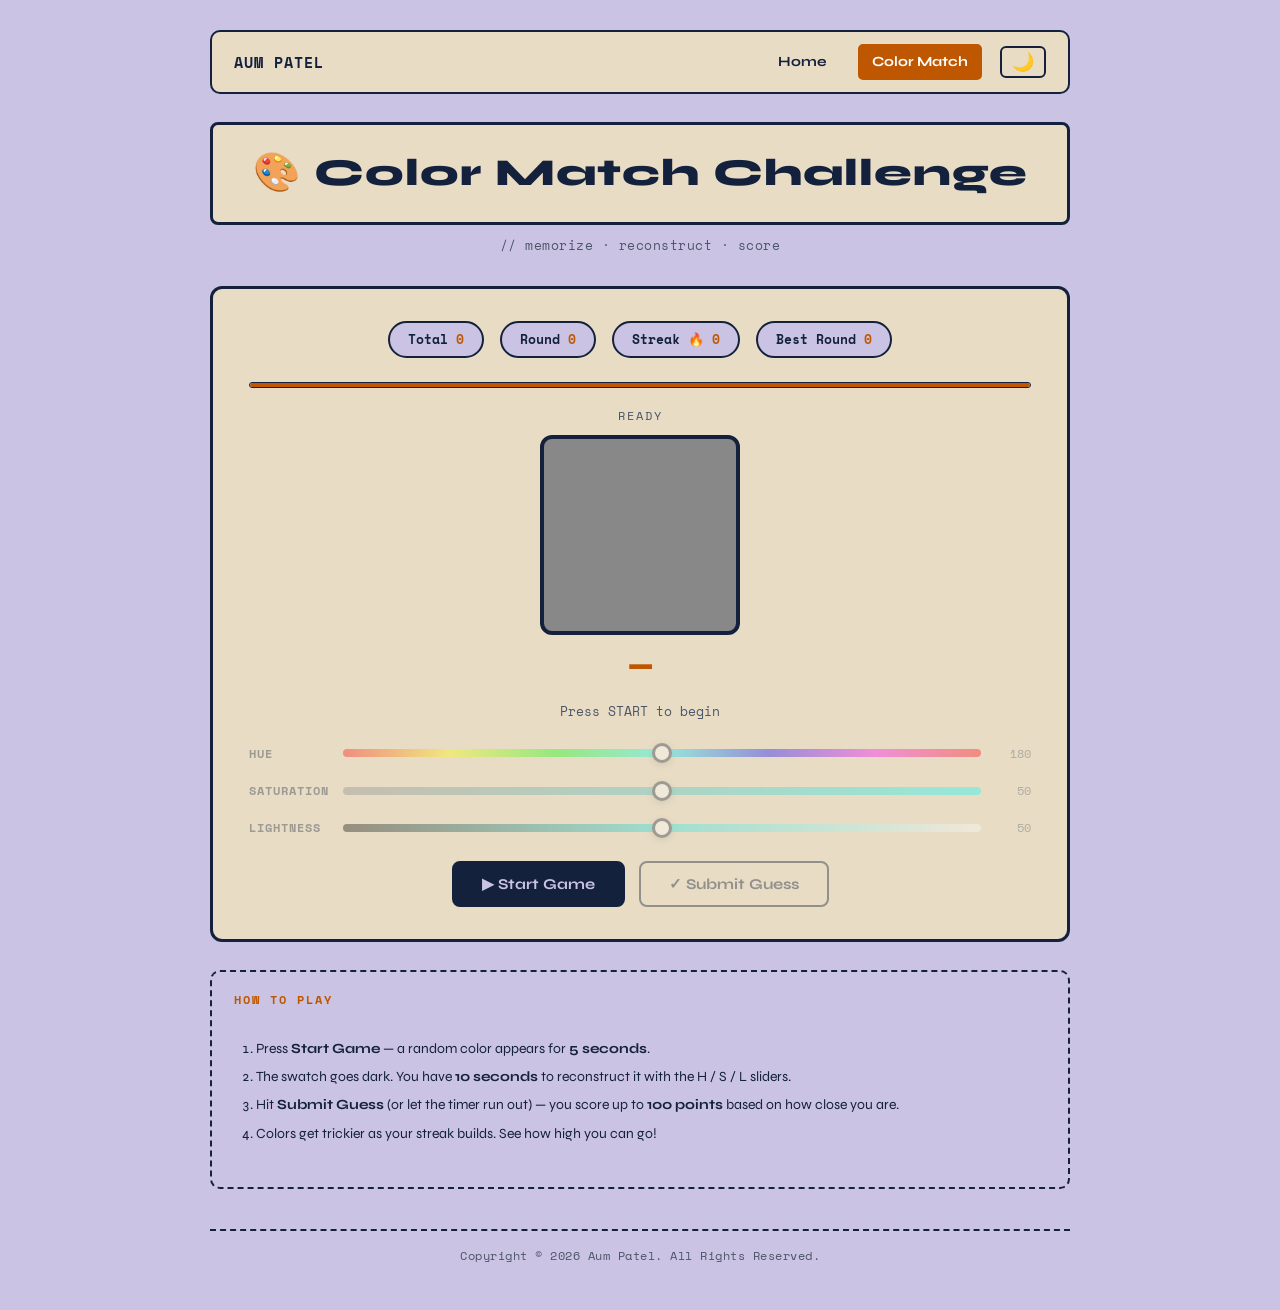
<file: game.html>
<!DOCTYPE html>
<html lang="en">
<head>
  <title>Color Match – Aum Patel</title>
  <link rel="stylesheet" href="style.css">
  <link rel="preconnect" href="https://fonts.googleapis.com">
  <link href="https://fonts.googleapis.com/css2?family=Space+Mono:wght@400;700&family=Syne:wght@400;700;800&display=swap" rel="stylesheet">
  <style>
    /* ── Theme tokens ── */
    :root {
      --bg:        #CBC3E3;
      --surface:   #E8DCC4;
      --navy:      #14213D;
      --orange:    #BF5700;
      --white:     #FFFFFF;
      --text:      #14213D;
      --sub:       #4a5568;
      --card-bg:   #E8DCC4;
      --ring:      #BF5700;
      --mode-icon: "🌙";
    }
    [data-theme="dark"] {
      --bg:       #0f1117;
      --surface:  #1a1d2e;
      --navy:     #e2e8f0;
      --orange:   #ff7a30;
      --white:    #1a1d2e;
      --text:     #e2e8f0;
      --sub:      #94a3b8;
      --card-bg:  #1e2235;
      --ring:     #ff7a30;
      --mode-icon:"☀️";
    }

    /* ── Reset / base ── */
    *, *::before, *::after { box-sizing: border-box; margin: 0; padding: 0; }
    body {
      background-color: var(--bg);
      color: var(--text);
      font-family: 'Syne', Georgia, serif;
      max-width: 900px;
      margin: 0 auto;
      padding: 30px 20px;
      line-height: 1.6;
      transition: background-color .35s, color .35s;
    }

    /* ── Nav bar ── */
    .site-nav {
      display: flex;
      align-items: center;
      justify-content: space-between;
      background: var(--card-bg);
      border: 2.5px solid var(--navy);
      border-radius: 10px;
      padding: 12px 22px;
      margin-bottom: 28px;
      transition: background .35s, border-color .35s;
    }
    .site-nav .brand {
      font-family: 'Space Mono', monospace;
      font-weight: 700;
      font-size: 15px;
      color: var(--text);
      text-decoration: none;
      letter-spacing: 1px;
    }
    .nav-links { display: flex; gap: 18px; align-items: center; }
    .nav-links a {
      font-size: 14px;
      font-weight: 700;
      color: var(--text);
      text-decoration: none;
      padding: 5px 12px;
      border-radius: 5px;
      border: 2px solid transparent;
      transition: border-color .2s, background .2s;
    }
    .nav-links a:hover, .nav-links a.active {
      border-color: var(--orange);
      background: var(--orange);
      color: var(--white);
    }
    #theme-toggle {
      background: none;
      border: 2px solid var(--navy);
      border-radius: 6px;
      padding: 5px 10px;
      cursor: pointer;
      font-size: 18px;
      line-height: 1;
      transition: border-color .2s;
    }
    #theme-toggle:hover { border-color: var(--orange); }

    /* ── Page title ── */
    .page-title {
      text-align: center;
      color: var(--text);
      background-color: var(--card-bg);
      font-size: 38px;
      font-weight: 800;
      padding: 18px;
      border: 3px solid var(--navy);
      border-radius: 8px;
      letter-spacing: 1px;
      margin-bottom: 10px;
      transition: background .35s, border-color .35s, color .35s;
    }
    .subtitle {
      text-align: center;
      font-family: 'Space Mono', monospace;
      font-size: 13px;
      color: var(--sub);
      margin-bottom: 30px;
      letter-spacing: .5px;
    }

    /* ── Game card ── */
    .game-card {
      background: var(--card-bg);
      border: 3px solid var(--navy);
      border-radius: 12px;
      padding: 32px 36px;
      transition: background .35s, border-color .35s;
    }

    /* ── Score / streak bar ── */
    .stats-bar {
      display: flex;
      gap: 16px;
      justify-content: center;
      flex-wrap: wrap;
      margin-bottom: 24px;
    }
    .stat-chip {
      background: var(--bg);
      border: 2px solid var(--navy);
      border-radius: 30px;
      padding: 6px 18px;
      font-family: 'Space Mono', monospace;
      font-size: 13px;
      font-weight: 700;
      color: var(--text);
      transition: background .35s, border-color .35s, color .35s;
    }
    .stat-chip span { color: var(--orange); }

    /* ── Phase display ── */
    #phase-label {
      text-align: center;
      font-family: 'Space Mono', monospace;
      font-size: 12px;
      letter-spacing: 2px;
      text-transform: uppercase;
      color: var(--sub);
      margin-bottom: 10px;
    }

    /* ── Color swatch ── */
    .swatch-wrap {
      display: flex;
      flex-direction: column;
      align-items: center;
      gap: 10px;
      margin-bottom: 22px;
    }
    #color-swatch {
      width: 200px;
      height: 200px;
      border-radius: 12px;
      border: 4px solid var(--navy);
      background: #888;
      transition: background-color .2s, border-color .35s;
      position: relative;
      overflow: hidden;
    }
    #color-swatch.hidden { background: #3a3a3a !important; }
    #swatch-timer-ring {
      position: absolute;
      inset: 0;
      border-radius: 12px;
      pointer-events: none;
    }

    /* countdown text */
    #countdown-display {
      font-family: 'Space Mono', monospace;
      font-size: 38px;
      font-weight: 700;
      color: var(--orange);
      line-height: 1;
      min-height: 46px;
      text-align: center;
    }
    #phase-hint {
      font-size: 13px;
      color: var(--sub);
      text-align: center;
      min-height: 20px;
      font-family: 'Space Mono', monospace;
    }

    /* ── Sliders ── */
    .sliders-section {
      display: flex;
      flex-direction: column;
      gap: 18px;
      margin-bottom: 24px;
    }
    .slider-row {
      display: flex;
      align-items: center;
      gap: 14px;
    }
    .slider-row label {
      font-family: 'Space Mono', monospace;
      font-size: 12px;
      font-weight: 700;
      letter-spacing: 1px;
      text-transform: uppercase;
      width: 80px;
      flex-shrink: 0;
      color: var(--text);
    }
    .slider-row input[type=range] {
      flex: 1;
      -webkit-appearance: none;
      appearance: none;
      height: 8px;
      border-radius: 4px;
      outline: none;
      cursor: pointer;
    }
    /* Hue slider */
    #hue-slider {
      background: linear-gradient(to right,
        hsl(0,100%,50%), hsl(30,100%,50%), hsl(60,100%,50%),
        hsl(90,100%,50%), hsl(120,100%,50%), hsl(150,100%,50%),
        hsl(180,100%,50%), hsl(210,100%,50%), hsl(240,100%,50%),
        hsl(270,100%,50%), hsl(300,100%,50%), hsl(330,100%,50%), hsl(360,100%,50%));
    }
    /* Saturation */
    #sat-slider { background: linear-gradient(to right, #888, hsl(calc(var(--hval,180)*1deg),100%,50%)); }
    /* Lightness */
    #lit-slider { background: linear-gradient(to right, #000, hsl(calc(var(--hval,180)*1deg),80%,50%), #fff); }

    input[type=range]::-webkit-slider-thumb {
      -webkit-appearance: none;
      width: 20px; height: 20px;
      border-radius: 50%;
      background: var(--white);
      border: 3px solid var(--navy);
      box-shadow: 0 2px 6px rgba(0,0,0,.25);
      transition: border-color .2s, transform .15s;
    }
    input[type=range]::-webkit-slider-thumb:hover { transform: scale(1.2); border-color: var(--orange); }

    .slider-val {
      font-family: 'Space Mono', monospace;
      font-size: 12px;
      width: 36px;
      text-align: right;
      color: var(--sub);
      flex-shrink: 0;
    }

    /* ── User preview swatch ── */
    .preview-row {
      display: flex;
      align-items: center;
      justify-content: center;
      gap: 24px;
      margin-bottom: 24px;
      flex-wrap: wrap;
    }
    .preview-box {
      display: flex;
      flex-direction: column;
      align-items: center;
      gap: 6px;
    }
    .mini-swatch {
      width: 90px;
      height: 90px;
      border-radius: 8px;
      border: 3px solid var(--navy);
      transition: background-color .1s, border-color .35s;
    }
    .mini-label {
      font-family: 'Space Mono', monospace;
      font-size: 11px;
      color: var(--sub);
      letter-spacing: 1px;
      text-transform: uppercase;
    }
    .vs-text {
      font-family: 'Space Mono', monospace;
      font-size: 22px;
      font-weight: 700;
      color: var(--sub);
    }

    /* ── Buttons ── */
    .btn-row { display: flex; justify-content: center; gap: 14px; flex-wrap: wrap; }
    .btn {
      font-family: 'Syne', sans-serif;
      font-weight: 700;
      font-size: 15px;
      padding: 12px 28px;
      border-radius: 8px;
      border: 2.5px solid var(--navy);
      cursor: pointer;
      transition: background .2s, color .2s, transform .15s, border-color .2s;
    }
    .btn-primary {
      background: var(--navy);
      color: var(--bg);
    }
    .btn-primary:hover { background: var(--orange); border-color: var(--orange); transform: translateY(-2px); }
    .btn-secondary {
      background: transparent;
      color: var(--text);
    }
    .btn-secondary:hover { background: var(--orange); color: var(--white); border-color: var(--orange); transform: translateY(-2px); }
    .btn:disabled { opacity: .4; cursor: not-allowed; transform: none; }

    /* ── Result panel ── */
    #result-panel {
      display: none;
      background: var(--bg);
      border: 2.5px solid var(--navy);
      border-radius: 10px;
      padding: 20px;
      margin-top: 20px;
      text-align: center;
      transition: background .35s, border-color .35s;
    }
    #result-panel h2 {
      font-size: 26px;
      font-weight: 800;
      margin-bottom: 6px;
      color: var(--text);
    }
    #result-score-text {
      font-family: 'Space Mono', monospace;
      font-size: 14px;
      color: var(--sub);
      margin-bottom: 14px;
    }
    .comparison-row {
      display: flex;
      align-items: center;
      justify-content: center;
      gap: 20px;
      margin-bottom: 14px;
      flex-wrap: wrap;
    }
    .result-swatch {
      width: 80px; height: 80px;
      border-radius: 8px;
      border: 3px solid var(--navy);
    }
    #points-badge {
      display: inline-block;
      background: var(--orange);
      color: var(--white);
      font-family: 'Space Mono', monospace;
      font-weight: 700;
      font-size: 20px;
      padding: 10px 24px;
      border-radius: 30px;
      margin-bottom: 14px;
    }

    /* ── How to play ── */
    .how-to {
      background: var(--bg);
      border: 2px dashed var(--navy);
      border-radius: 10px;
      padding: 18px 22px;
      margin-top: 28px;
      transition: background .35s, border-color .35s;
    }
    .how-to h4 {
      font-family: 'Space Mono', monospace;
      font-size: 12px;
      letter-spacing: 2px;
      text-transform: uppercase;
      color: var(--orange);
      margin-bottom: 10px;
    }
    .how-to ol {
      background: transparent;
      padding-left: 22px;
      font-size: 14px;
      color: var(--text);
    }
    .how-to li { margin-bottom: 6px; }

    /* ── Footer ── */
    .page-footer {
      text-align: center;
      font-family: 'Space Mono', monospace;
      color: var(--sub);
      font-size: 12px;
      margin-top: 40px;
      padding: 15px;
      border-top: 2px dashed var(--navy);
      letter-spacing: 0.5px;
    }

    /* ── Timer bar ── */
    .timer-bar-wrap {
      height: 6px;
      background: var(--bg);
      border-radius: 3px;
      margin-bottom: 18px;
      overflow: hidden;
      border: 1px solid var(--navy);
    }
    #timer-bar {
      height: 100%;
      background: var(--orange);
      border-radius: 3px;
      transition: width .1s linear, background .3s;
    }

    /* ── Animations ── */
    @keyframes pulse-ring {
      0%   { box-shadow: 0 0 0 0 rgba(191,87,0,.5); }
      70%  { box-shadow: 0 0 0 14px rgba(191,87,0,0); }
      100% { box-shadow: 0 0 0 0 rgba(191,87,0,0); }
    }
    .pulse { animation: pulse-ring 1s ease-out; }

    @keyframes shake {
      0%,100% { transform: translateX(0); }
      20%      { transform: translateX(-8px); }
      40%      { transform: translateX(8px); }
      60%      { transform: translateX(-5px); }
      80%      { transform: translateX(5px); }
    }
    .shake { animation: shake .45s ease; }

    @media (max-width: 600px) {
      .game-card { padding: 20px 16px; }
      #color-swatch { width: 160px; height: 160px; }
      .page-title { font-size: 26px; }
    }
  </style>
</head>
<body>

  <!-- NAV -->
  <nav class="site-nav">
    <a class="brand" href="index.html">AUM PATEL</a>
    <div class="nav-links">
      <a href="index.html">Home</a>
      <a href="game.html" class="active">Color Match</a>
      <button id="theme-toggle" title="Toggle dark/light mode">🌙</button>
    </div>
  </nav>

  <!-- HEADER -->
  <h1 class="page-title">🎨 Color Match Challenge</h1>
  <p class="subtitle">// memorize · reconstruct · score</p>

  <!-- GAME CARD -->
  <div class="game-card">

    <!-- STATS -->
    <div class="stats-bar">
      <div class="stat-chip">Total <span id="score-val">0</span></div>
      <div class="stat-chip">Round <span id="round-val">0</span></div>
      <div class="stat-chip">Streak 🔥 <span id="streak-val">0</span></div>
      <div class="stat-chip">Best Round <span id="best-val">0</span></div>
    </div>

    <!-- TIMER BAR -->
    <div class="timer-bar-wrap"><div id="timer-bar" style="width:100%"></div></div>

    <!-- PHASE LABEL -->
    <p id="phase-label">READY</p>

    <!-- SWATCH -->
    <div class="swatch-wrap">
      <div id="color-swatch"></div>
      <div id="countdown-display">—</div>
      <p id="phase-hint">Press START to begin</p>
    </div>

    <!-- SLIDERS (hidden until guess phase) -->
    <div class="sliders-section" id="sliders-section" style="opacity:.35; pointer-events:none;">
      <div class="slider-row">
        <label>Hue</label>
        <input type="range" id="hue-slider" min="0" max="360" value="180">
        <span class="slider-val" id="hue-val">180</span>
      </div>
      <div class="slider-row">
        <label>Saturation</label>
        <input type="range" id="sat-slider" min="0" max="100" value="50">
        <span class="slider-val" id="sat-val">50</span>
      </div>
      <div class="slider-row">
        <label>Lightness</label>
        <input type="range" id="lit-slider" min="0" max="100" value="50">
        <span class="slider-val" id="lit-val">50</span>
      </div>
    </div>

    <!-- LIVE PREVIEW vs TARGET (hidden until result) -->
    <div class="preview-row" id="preview-row" style="display:none;">
      <div class="preview-box">
        <div class="mini-swatch" id="target-mini"></div>
        <div class="mini-label">Target</div>
      </div>
      <div class="vs-text">VS</div>
      <div class="preview-box">
        <div class="mini-swatch" id="guess-mini"></div>
        <div class="mini-label">Your Guess</div>
      </div>
    </div>

    <!-- BUTTONS -->
    <div class="btn-row">
      <button class="btn btn-primary" id="start-btn">▶ Start Game</button>
      <button class="btn btn-secondary" id="submit-btn" disabled>✓ Submit Guess</button>
    </div>

    <!-- RESULT -->
    <div id="result-panel">
      <h2 id="result-title">Nice!</h2>
      <p id="result-score-text"></p>
      <div class="comparison-row">
        <div style="text-align:center">
          <div class="result-swatch" id="res-target"></div>
          <div class="mini-label" style="margin-top:5px">Target</div>
        </div>
        <div class="vs-text">→</div>
        <div style="text-align:center">
          <div class="result-swatch" id="res-guess"></div>
          <div class="mini-label" style="margin-top:5px">Your Guess</div>
        </div>
      </div>
      <div id="points-badge">+0 pts</div>
      <p id="color-codes" style="font-family:'Space Mono',monospace;font-size:12px;color:var(--sub);margin:8px 0 14px;letter-spacing:1px;"></p>
      <button class="btn btn-primary" id="next-btn">Next Round ▶</button>
    </div>

  </div><!-- /game-card -->

  <!-- HOW TO PLAY -->
  <div class="how-to">
    <h4>How To Play</h4>
    <ol>
      <li>Press <strong>Start Game</strong> — a random color appears for <strong>5 seconds</strong>.</li>
      <li>The swatch goes dark. You have <strong>10 seconds</strong> to reconstruct it with the H / S / L sliders.</li>
      <li>Hit <strong>Submit Guess</strong> (or let the timer run out) — you score up to <strong>100 points</strong> based on how close you are.</li>
      <li>Colors get trickier as your streak builds. See how high you can go!</li>
    </ol>
  </div>

  <footer class="page-footer">Copyright &copy; 2026 Aum Patel. All Rights Reserved.</footer>

<script>
/* ─── Theme toggle ─── */
const themeBtn = document.getElementById('theme-toggle');
const saved = localStorage.getItem('theme') || 'light';
if (saved === 'dark') { document.documentElement.setAttribute('data-theme','dark'); themeBtn.textContent = '☀️'; }
themeBtn.addEventListener('click', () => {
  const isDark = document.documentElement.getAttribute('data-theme') === 'dark';
  document.documentElement.setAttribute('data-theme', isDark ? 'light' : 'dark');
  themeBtn.textContent = isDark ? '🌙' : '☀️';
  localStorage.setItem('theme', isDark ? 'light' : 'dark');
});

/* ─── DOM refs ─── */
const hueSlider  = document.getElementById('hue-slider');
const satSlider  = document.getElementById('sat-slider');
const litSlider  = document.getElementById('lit-slider');
const hueVal     = document.getElementById('hue-val');
const satVal     = document.getElementById('sat-val');
const litVal     = document.getElementById('lit-val');
const guessMini  = document.getElementById('guess-mini');
const targetMini = document.getElementById('target-mini');
const swatch     = document.getElementById('color-swatch');
const countdown  = document.getElementById('countdown-display');
const phaseLabel = document.getElementById('phase-label');
const phaseHint  = document.getElementById('phase-hint');
const timerBar   = document.getElementById('timer-bar');
const slidersEl  = document.getElementById('sliders-section');
const previewRow = document.getElementById('preview-row');
const startBtn   = document.getElementById('start-btn');
const submitBtn  = document.getElementById('submit-btn');
const resultPanel = document.getElementById('result-panel');

/* ─── Game state ─── */
let phase = 'idle';
let targetH, targetS, targetL;
let score = 0, roundNum = 0, streak = 0, best = 0;
let timerInterval = null;
let timeLeft = 0;

/* ─── Slider update ─── */
function updateGuessColor() {
  const h = hueSlider.value, s = satSlider.value, l = litSlider.value;
  hueVal.textContent = h;
  satVal.textContent = s;
  litVal.textContent = l;
  const col = `hsl(${h},${s}%,${l}%)`;
  if (phase === 'guess') {
    swatch.style.background = col;
  }
  satSlider.style.background = `linear-gradient(to right, #888, hsl(${h},100%,50%))`;
  litSlider.style.background = `linear-gradient(to right, #000, hsl(${h},80%,50%), #fff)`;
  document.documentElement.style.setProperty('--hval', h);
}
[hueSlider, satSlider, litSlider].forEach(el => el.addEventListener('input', updateGuessColor));
satSlider.style.background = 'linear-gradient(to right, #888, hsl(180,100%,50%))';
litSlider.style.background = 'linear-gradient(to right, #000, hsl(180,80%,50%), #fff)';

/* ─── Score display ─── */
function setScoreDisplay() {
  document.getElementById('score-val').textContent  = score;
  document.getElementById('round-val').textContent  = roundNum;
  document.getElementById('streak-val').textContent = streak;
  document.getElementById('best-val').textContent   = best;
}

/* ─── Color math ─── */
function generateTarget() {
  targetH = Math.floor(Math.random() * 360);
  targetS = 35 + Math.floor(Math.random() * 60);
  targetL = 25 + Math.floor(Math.random() * 50);
}

/* Convert HSL -> linear RGB -> XYZ -> CIE Lab, then deltaE76 */
function hsl2lab(h, s, l) {
  // HSL to sRGB
  s /= 100; l /= 100;
  const k = n => (n + h / 30) % 12;
  const a = s * Math.min(l, 1 - l);
  const f = n => l - a * Math.max(-1, Math.min(k(n) - 3, Math.min(9 - k(n), 1)));
  let r = f(0), g = f(8), b = f(4);
  // sRGB to linear
  const lin = c => c <= 0.04045 ? c / 12.92 : Math.pow((c + 0.055) / 1.055, 2.4);
  r = lin(r); g = lin(g); b = lin(b);
  // linear RGB to XYZ (D65)
  let x = r*0.4124564 + g*0.3575761 + b*0.1804375;
  let y = r*0.2126729 + g*0.7151522 + b*0.0721750;
  let z = r*0.0193339 + g*0.1191920 + b*0.9503041;
  // XYZ to Lab
  const xn=0.95047, yn=1.00000, zn=1.08883;
  const flab = t => t > 0.008856 ? Math.cbrt(t) : (7.787*t + 16/116);
  const fx = flab(x/xn), fy = flab(y/yn), fz = flab(z/zn);
  return [116*fy - 16, 500*(fx - fy), 200*(fy - fz)];
}

function deltaE(h1,s1,l1, h2,s2,l2) {
  const [L1,a1,b1] = hsl2lab(h1,s1,l1);
  const [L2,a2,b2] = hsl2lab(h2,s2,l2);
  return Math.sqrt((L1-L2)**2 + (a1-a2)**2 + (b1-b2)**2);
}

/* ─── Timer ─── */
function clearTimer() {
  if (timerInterval) { clearInterval(timerInterval); timerInterval = null; }
}

function runTimer(seconds, onEnd) {
  clearTimer();
  timeLeft = seconds;
  const total = seconds;
  countdown.textContent = Math.ceil(timeLeft);
  timerBar.style.width = '100%';
  timerBar.style.background = 'var(--orange)';
  timerInterval = setInterval(() => {
    timeLeft -= 0.1;
    if (timeLeft <= 0) {
      clearTimer();
      countdown.textContent = '0';
      timerBar.style.width = '0%';
      onEnd();
      return;
    }
    countdown.textContent = Math.ceil(timeLeft);
    const pct = (timeLeft / total) * 100;
    timerBar.style.width = pct + '%';
    timerBar.style.background = pct < 30 ? '#e53e3e' : 'var(--orange)';
  }, 100);
}

/* ─── Game phases ─── */
function startMemorize() {
  clearTimer();
  resultPanel.style.display = 'none';
  generateTarget();
  roundNum++;
  setScoreDisplay();

  const col = `hsl(${targetH},${targetS}%,${targetL}%)`;
  swatch.style.background = col;
  targetMini.style.background = col;

  hueSlider.value = 180; satSlider.value = 50; litSlider.value = 50;
  hueVal.textContent = 180; satVal.textContent = 50; litVal.textContent = 50;
  satSlider.style.background = 'linear-gradient(to right, #888, hsl(180,100%,50%))';
  litSlider.style.background = 'linear-gradient(to right, #000, hsl(180,80%,50%), #fff)';

  slidersEl.style.opacity = '0.35';
  slidersEl.style.pointerEvents = 'none';
  previewRow.style.display = 'none';
  submitBtn.disabled = true;
  startBtn.disabled = true;

  phase = 'memorize';
  phaseLabel.textContent = 'MEMORIZE';
  phaseHint.textContent = 'Study the color — it disappears soon!';

  runTimer(5, startGuess);
}

function startGuess() {
  phase = 'guess';
  swatch.style.background = 'hsl(180,50%,50%)';

  phaseLabel.textContent = 'MATCH IT';
  phaseHint.textContent = 'Drag the sliders — the square shows your current guess!';

  slidersEl.style.opacity = '1';
  slidersEl.style.pointerEvents = 'auto';
  previewRow.style.display = 'none';
  submitBtn.disabled = false;

  runTimer(10, submitGuess);
}

function submitGuess() {
  if (phase !== 'guess') return;
  clearTimer();
  phase = 'result';

  const gH = parseInt(hueSlider.value);
  const gS = parseInt(satSlider.value);
  const gL = parseInt(litSlider.value);
  const guessCol  = `hsl(${gH},${gS}%,${gL}%)`;
  const targetCol = `hsl(${targetH},${targetS}%,${targetL}%)`;

  const dE       = deltaE(targetH,targetS,targetL, gH,gS,gL);
  // deltaE: 0=identical, <2=imperceptible, <10=noticeable, ~100=max diff
  const accuracy = Math.max(0, 1 - dE / 100);
  const pts      = Math.round(accuracy * 100);

  score += pts;
  streak = pts >= 60 ? streak + 1 : 0;
  if (pts > best) best = pts;
  setScoreDisplay();

  guessMini.style.background = guessCol;
  document.getElementById('res-target').style.background = targetCol;
  document.getElementById('res-guess').style.background  = guessCol;
  document.getElementById('points-badge').textContent    = `+${pts} pts`;

  let title, hint;
  if      (pts >= 90) { title = '🎯 Perfect!';     hint = `Incredible eye — ${pts}/100 pts`; }
  else if (pts >= 70) { title = '🔥 Great match!'; hint = `Really close — ${pts}/100 pts`; }
  else if (pts >= 45) { title = '👍 Not bad!';     hint = `Keep practicing — ${pts}/100 pts`; }
  else                { title = '😅 Way off…';     hint = `${pts}/100 pts — better luck next round`; }

  document.getElementById('result-title').textContent      = title;
  document.getElementById('result-score-text').textContent = hint;

  // Show actual hex codes
  function hslToHex(h, s, l) {
    s /= 100; l /= 100;
    const k = n => (n + h / 30) % 12;
    const a = s * Math.min(l, 1 - l);
    const f = n => Math.round((l - a * Math.max(-1, Math.min(k(n)-3, Math.min(9-k(n), 1)))) * 255);
    return '#' + [f(0),f(8),f(4)].map(v => v.toString(16).padStart(2,'0')).join('');
  }
  const targetHex = hslToHex(targetH, targetS, targetL);
  const guessHex  = hslToHex(gH, gS, gL);
  document.getElementById('color-codes').textContent = `Target: ${targetHex}   →   You: ${guessHex}   (ΔE: ${dE.toFixed(1)})`;

  previewRow.style.display = 'flex';
  resultPanel.style.display = 'block';

  slidersEl.style.opacity = '0.35';
  slidersEl.style.pointerEvents = 'none';
  submitBtn.disabled = true;
  startBtn.disabled = false;
  startBtn.textContent = '▶ New Round';

  phaseLabel.textContent = 'RESULT';
  phaseHint.textContent  = '';
  countdown.textContent  = '—';
  timerBar.style.width   = '100%';
  timerBar.style.background = 'var(--orange)';
}

/* ─── Event listeners ─── */
startBtn.addEventListener('click', startMemorize);
submitBtn.addEventListener('click', submitGuess);
document.getElementById('next-btn').addEventListener('click', startMemorize);

setScoreDisplay();
</script>
</body>
</html>
</file>
<file: style.css>
/* ============================================================
   Aum Patel's Webpage - style.css
   ============================================================
   Color palette (UT Austin inspired):
   - Burnt orange: #BF5700  (primary background)
   - Navy:        #14213D   (primary text)
   - Khaki:       #E8DCC4   (cards / content panels)
   - White:       #FFFFFF   (highlights and contrast)
   ============================================================ */

/* ---- Page basics ---- */
body {
  background-color: #CBC3E3;          /* burnt orange background */
  color: #14213D;                     /* navy text for contrast  */
  font-family: Georgia, "Times New Roman", serif;
  max-width: 900px;
  margin: 0 auto;                     /* centers the whole page  */
  padding: 30px 20px;
  line-height: 1.6;
}

/* ---- Page title ---- */
.page-title {
  text-align: center;
  color: #14213D;                     /* navy title */
  background-color: #E8DCC4;          /* khaki bar behind title */
  font-size: 42px;
  font-weight: bold;
  padding: 20px;
  border: 3px solid #14213D;
  border-radius: 8px;
  letter-spacing: 1px;
}

/* ---- Photo row at top: three images side-by-side ---- */
.photo-row {
  display: flex;                      /* puts items in a row */
  justify-content: center;            /* centers them horizontally */
  align-items: stretch;
  gap: 8px;                           /* small space between photos */
  margin: 20px 0 10px 0;
}

.row-photo {
  width: 33%;                         /* each photo takes ~one-third */
  height: 280px;                      /* all photos same height */
  object-fit: cover;                  /* crop to fill, no distortion */
  border: 4px solid #14213D;          /* navy frame */
  border-radius: 6px;
  background-color: #FFFFFF;
}

/* ---- Section headings (Fall 2026 Schedule, Videos, etc.) ---- */
h3 {
  color: #FFFFFF;                     /* white headings on orange */
  font-size: 26px;
  border-bottom: 2px solid #14213D;
  padding-bottom: 6px;
  margin-top: 30px;
}

/* ---- About Me paragraph ---- */
.about-me {
  background-color: #E8DCC4;          /* khaki "card" */
  color: #14213D;
  padding: 20px 25px;
  border-radius: 8px;
  border-left: 6px solid #14213D;
  font-size: 17px;
}

/* ---- Resume line ---- */
.resume-line {
  text-align: center;
  background-color: #FFFFFF;
  color: #14213D;
  padding: 12px;
  border-radius: 6px;
  font-size: 18px;
  font-weight: bold;
}

/* ---- Captions under photos ---- */
.caption {
  text-align: center;
  color: #FFFFFF;
  font-size: 14px;
  margin-top: 0;
  padding: 0 20px;
}

/* ---- Lists ---- */
ol, ul {
  background-color: #E8DCC4;
  color: #14213D;
  padding: 18px 18px 18px 45px;       /* extra left padding for bullets */
  border-radius: 8px;
  font-size: 17px;
}

li {
  margin-bottom: 8px;
}

/* ---- Links ---- */
a {
  color: #14213D;
  font-weight: bold;
  text-decoration: underline;
}

a:hover {
  color: #BF5700;
  background-color: #FFFFFF;
  padding: 1px 3px;
  border-radius: 3px;
}

/* ---- Horizontal rules ---- */
hr {
  border: none;
  border-top: 2px dashed #14213D;
  margin: 30px 0;
}

/* ---- Video grid: 2 videos per row ---- */
.video-grid {
  justify-items: center;
  text-align:center;
  background-color: #E8DCC4;
  padding: 40px;
  border-radius: 8px;
}

.video-grid iframe {
  width: 75%;
  justify-items: center;
  text-align:center;
  border: 3px solid #14213D;
  border-radius: 6px;
  background-color: #14213D;
}

/* ---- Contact line ---- */
.contact-line {
  text-align: center;
  background-color: #FFFFFF;
  color: #14213D;
  padding: 15px;
  border-radius: 6px;
  font-size: 17px;
  font-weight: bold;
}

/* ---- Footer ---- */
.page-footer {
  text-align: center;
  color: #FFFFFF;
  font-size: 13px;
  margin-top: 40px;
  padding: 15px;
  border-top: 2px solid #14213D;
  letter-spacing: 0.5px;
}

/* ---- Mobile / smaller screens ---- */
@media (max-width: 700px) {
  .video-grid {
    grid-template-columns: 1fr;
  }

  .page-title {
    font-size: 30px;
  }

  /* Stack the photos vertically on small screens */
  .photo-row {
    flex-direction: column;
    align-items: center;
  }

  .row-photo {
    width: 90%;
    height: 250px;
  }

  /* Stack contact links on small screens */
  .contact-line {
    font-size: 15px;
  }
}
</file>
